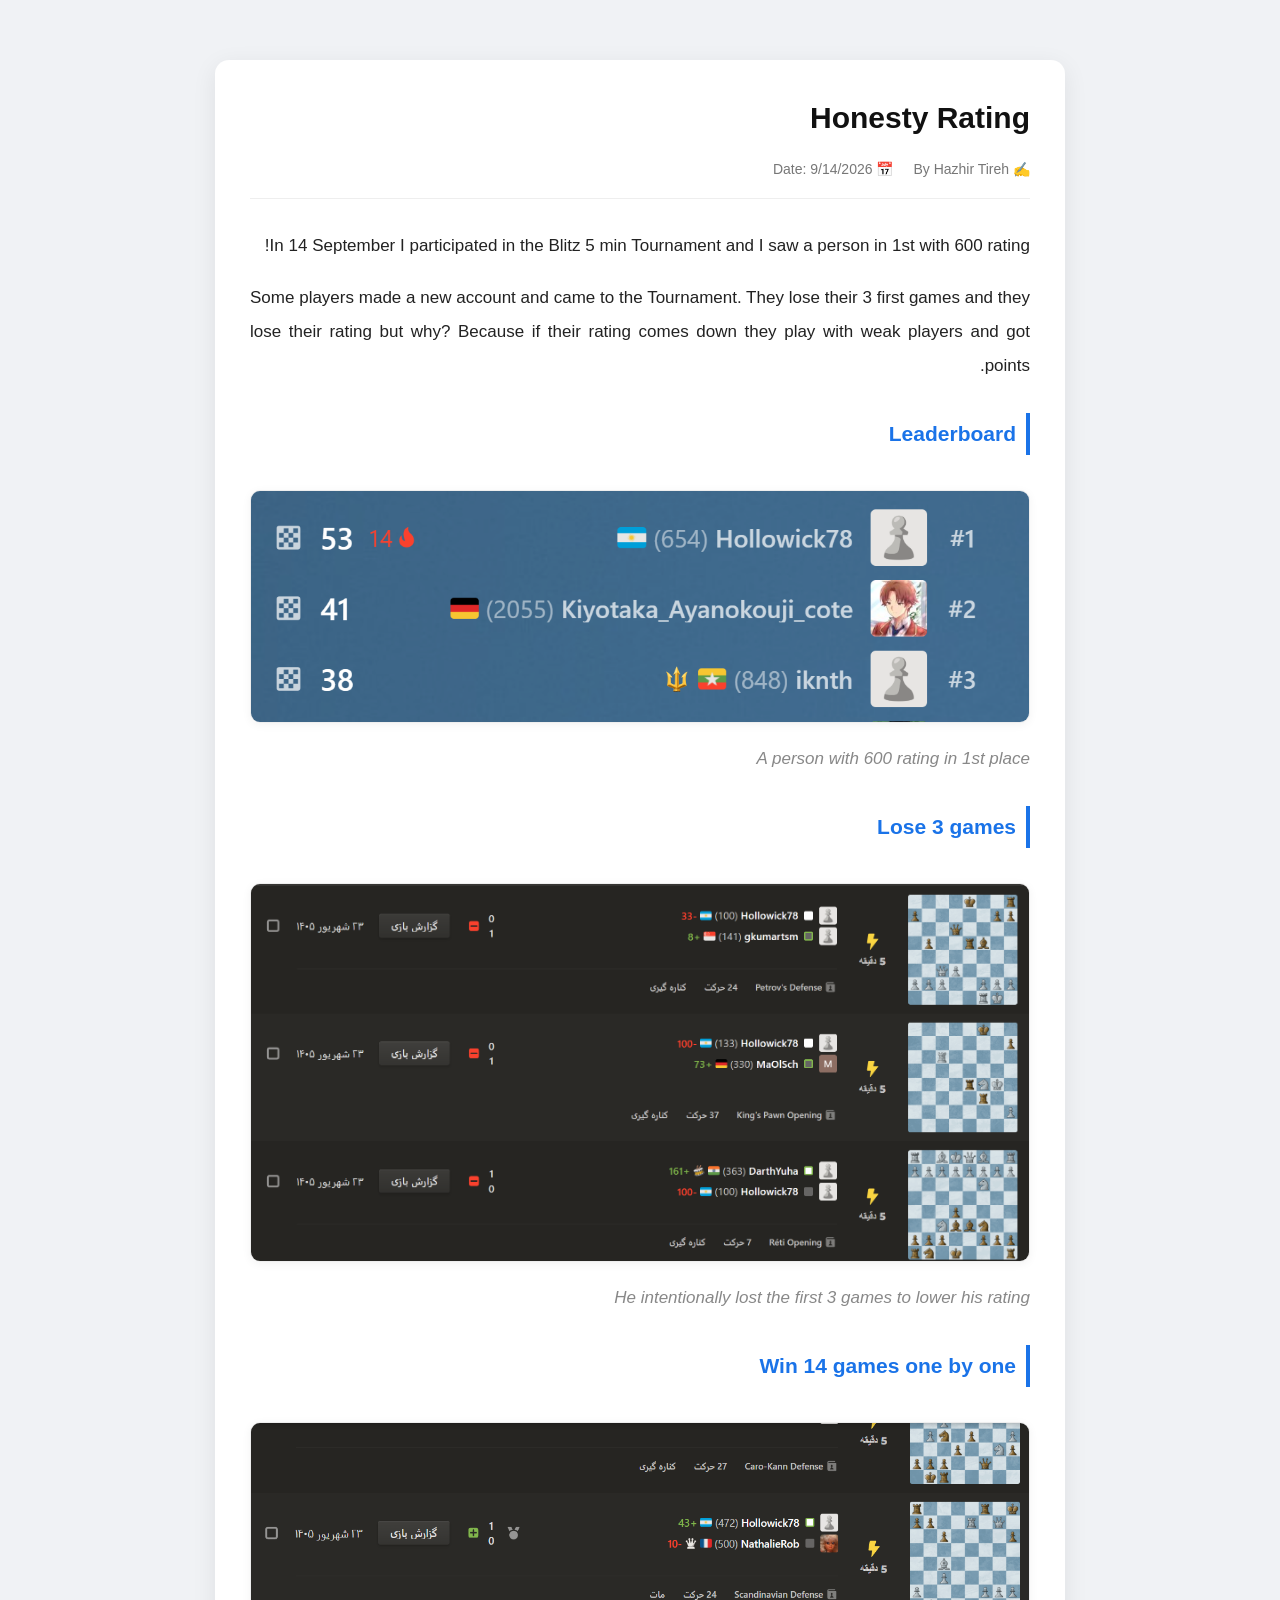
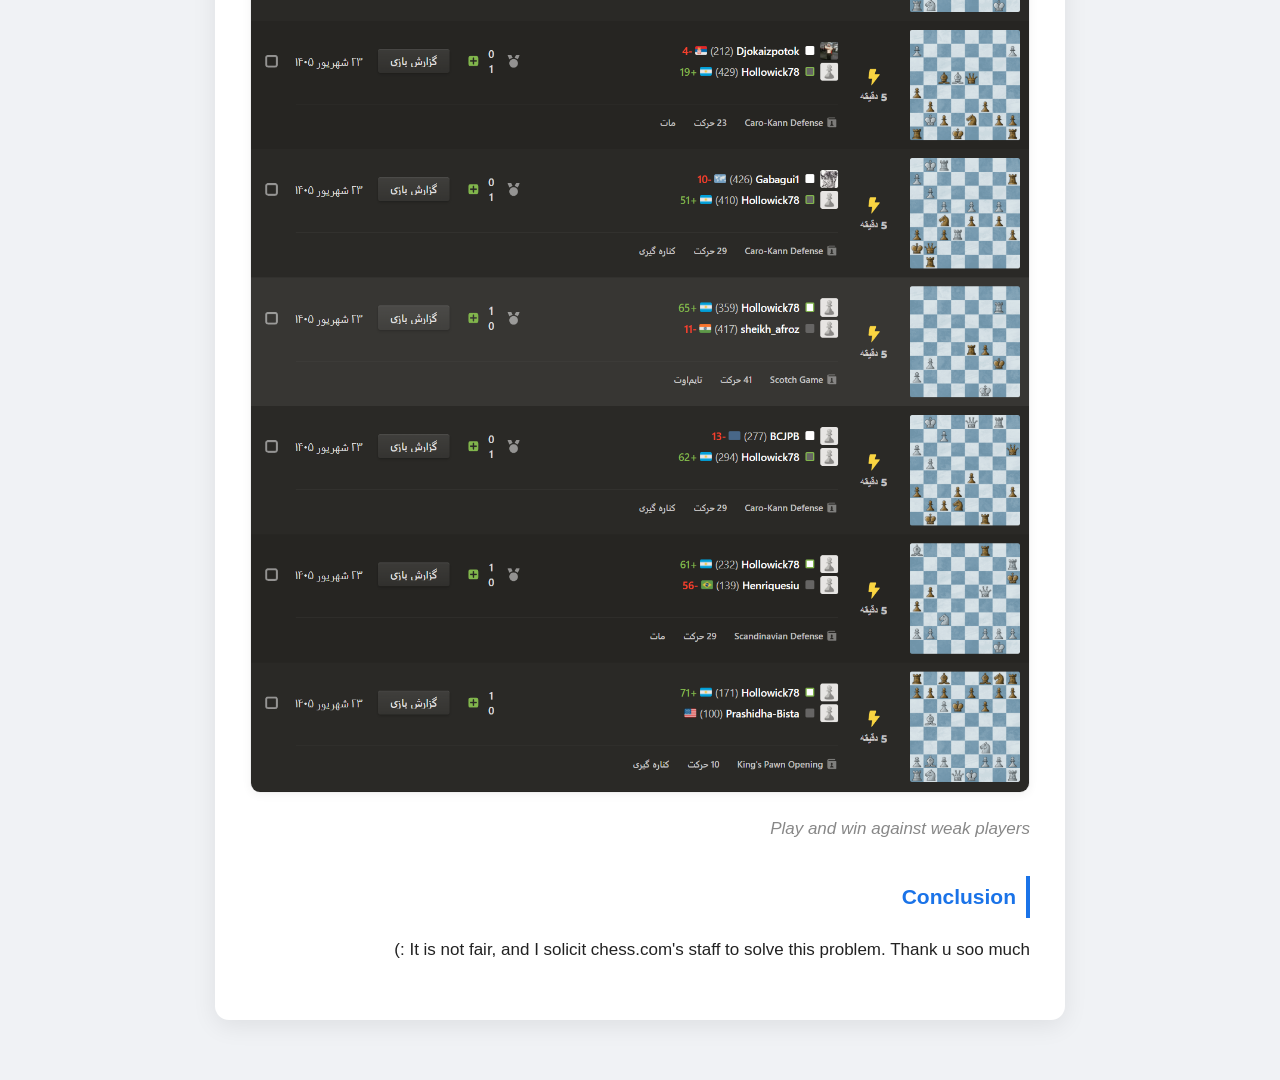
<file: index.html>
<!DOCTYPE html>
<html lang="fa" dir="rtl">
<head>
  <meta charset="UTF-8">
  <meta name="viewport" content="width=device-width, initial-scale=1.0">
  <title>Cheating In Chess Tournament</title>
  <link rel="stylesheet" href="style.css">
</head>
<body>

  <article class="post">

    <h1 class="title">Honesty Rating</h1>

    <div class="meta">
      <span>✍️ By Hazhir Tireh</span>
      <span>📅 Date: 9/14/2026</span>
    </div>

    <div class="content">
      <p>In 14 September I participated in the Blitz 5 min Tournament and I saw a person in 1st with 600 rating!</p>
      <p>Some players made a new account and came to the Tournament. They lose their 3 first games and they lose their rating but why? Because if their rating comes down they play with weak players and got points.</p>
      <h2 class="subtitle">Leaderboard</h2>
      <img src="images/image1.jpg" alt="Leaderboard" class="inline-img">
      <p class="caption">A person with 600 rating in 1st place</p>
      <h2 class="subtitle">Lose 3 games</h2>
      <img src="images/image2.jpg" alt="Losing games" class="inline-img">
      <p class="caption">He intentionally lost the first 3 games to lower his rating</p>
      <h2 class="subtitle">Win 14 games one by one</h2>
      <img src="images/image3.jpg" alt="Winning games" class="inline-img">
      <p class="caption">Play and win against weak players</p>
      <h2 class="subtitle">Conclusion</h2>
      <p>It is not fair, and I solicit chess.com's staff to solve this problem. Thank u soo much :)</p>

    </div>

  </article>

</body>
</html>
</file>
<file: style.css>
* {
  margin: 0;
  padding: 0;
  box-sizing: border-box;
}

body {
  font-family: Tahoma, Vazirmatn, sans-serif;
  background: #f0f2f5;
  color: #222;
  line-height: 2;
  padding: 20px;
}

.post {
  max-width: 850px;
  margin: 40px auto;
  background: #fff;
  padding: 35px;
  border-radius: 14px;
  box-shadow: 0 6px 25px rgba(0,0,0,0.08);
}

.cover {
  width: 100%;
  height: auto;
  border-radius: 12px;
  margin-bottom: 25px;
}

.title {
  font-size: 30px;
  margin-bottom: 15px;
  color: #111;
  line-height: 1.5;
}

.meta {
  display: flex;
  gap: 20px;
  color: #777;
  font-size: 14px;
  margin-bottom: 30px;
  border-bottom: 1px solid #eee;
  padding-bottom: 15px;
  flex-wrap: wrap;
}

.subtitle {
  font-size: 21px;
  color: #1a73e8;
  margin: 30px 0 15px;
  border-right: 4px solid #1a73e8;
  padding-right: 10px;
}

.content p {
  margin-bottom: 18px;
  text-align: justify;
  font-size: 17px;
}

.inline-img {
  width: 100%;
  border-radius: 10px;
  margin: 20px 0 8px;
  border: 1px solid #eee;
  box-shadow: 0 2px 10px rgba(0,0,0,0.05);
}

.caption {
  text-align: center;
  font-size: 13px;
  color: #888;
  margin-bottom: 30px !important;
  font-style: italic;
}

@media (max-width: 600px) {
  .post { padding: 20px; }
  .title { font-size: 22px; }
  .subtitle { font-size: 18px; }
  .content p { font-size: 15px; }
  .meta { font-size: 12px; gap: 10px; }
}
</file>
